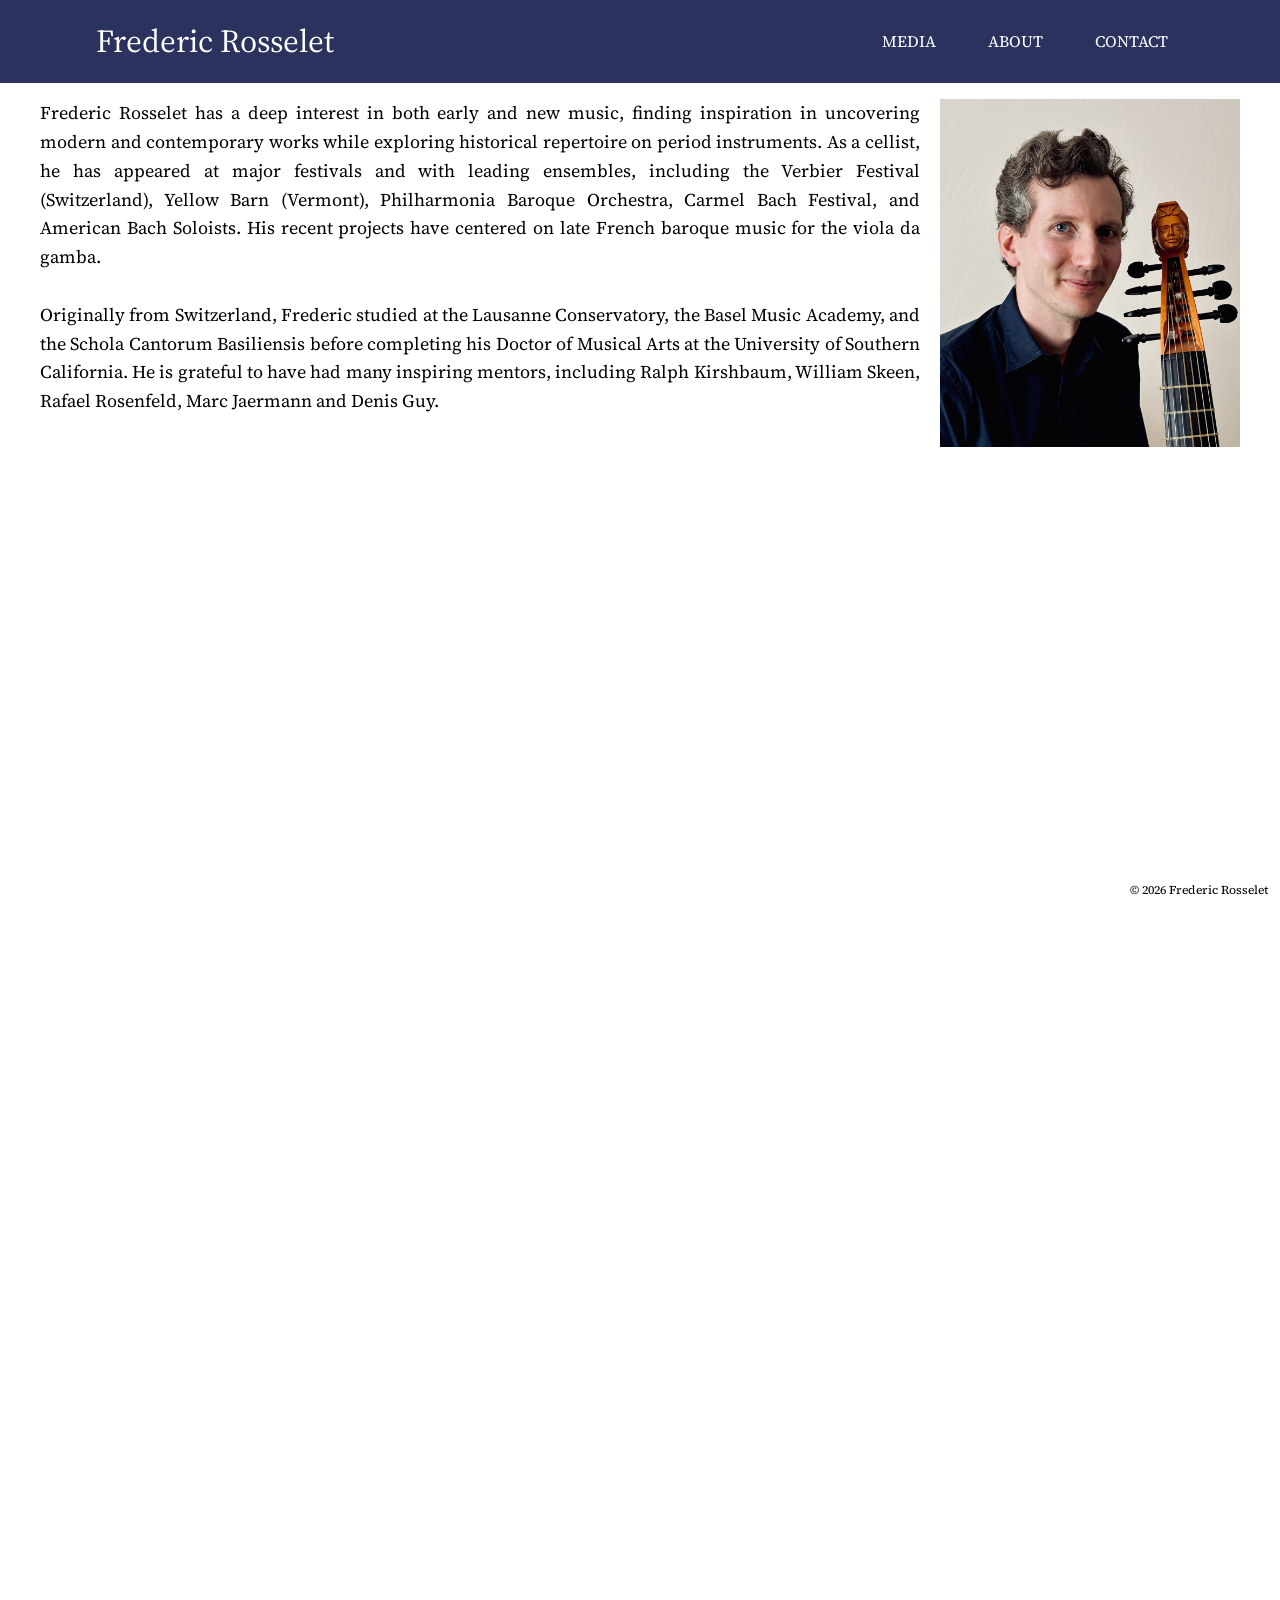
<file: index.html>
<!DOCTYPE html>
<html lang="en">
<head>
    <meta charset="UTF-8">
    <meta name="viewport" content="width=device-width, initial-scale=1.0">
    <title>Frederic Rosselet</title>
    <meta name="description" content="Frederic Rosselet is a Swiss cellist and viola da gamba player performing early and new music on modern and period instruments.">
    <meta http-equiv="refresh" content="0; url=about/">
    <link rel="canonical" href="https://fredericrosselet.com/about/">
    <meta property="og:type" content="website">
    <meta property="og:title" content="Frederic Rosselet">
    <meta property="og:description" content="Frederic Rosselet is a Swiss cellist and viola da gamba player performing early and new music on modern and period instruments.">
    <meta property="og:url" content="https://fredericrosselet.com/about/">
    <link rel="icon" type="image/svg+xml" href="favicon.svg">
    <link rel="icon" type="image/png" href="favicon.png">
</head>
<body>
    <p>Redirecting to <a href="about/">About</a>&hellip;</p>
</body>
</html>
</file>
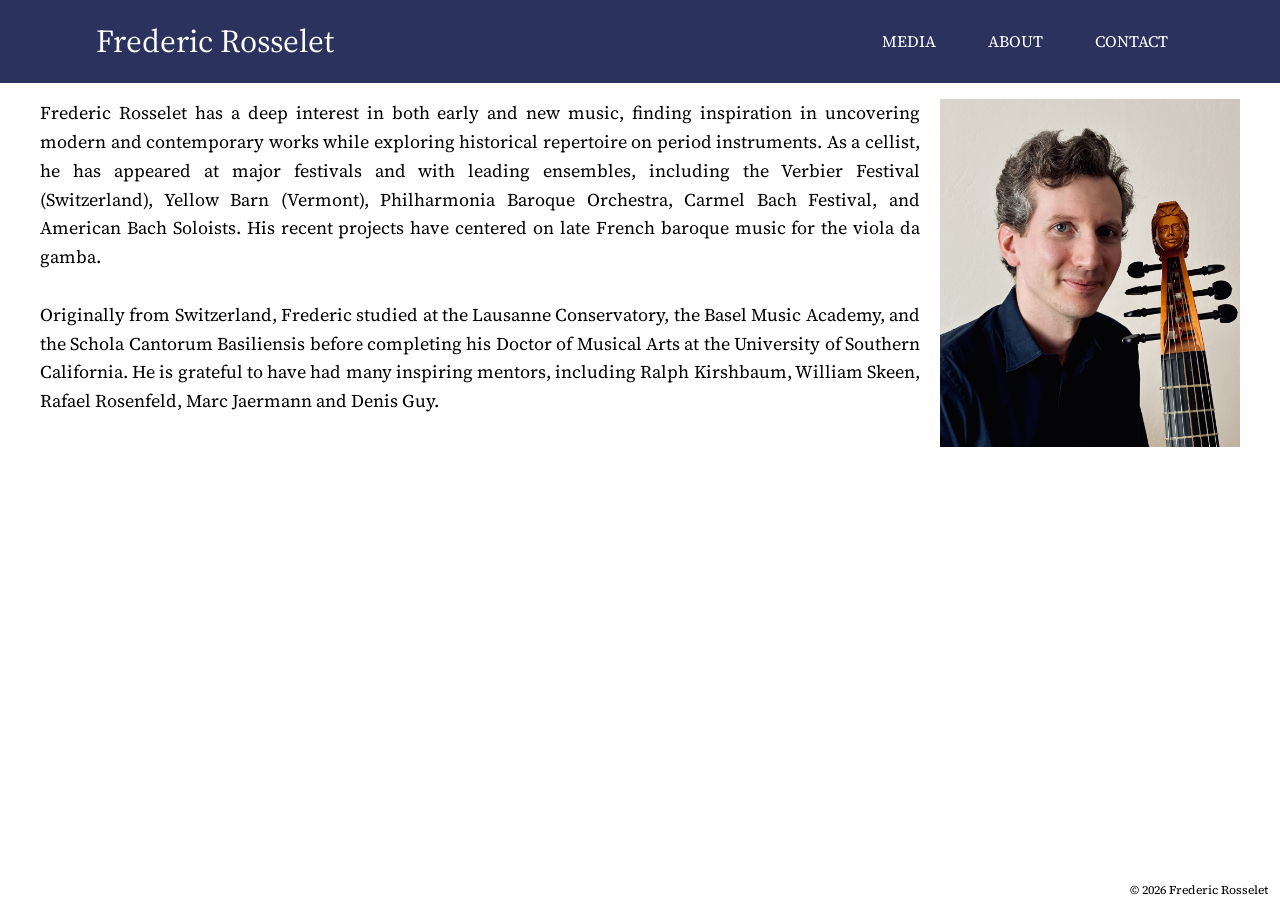
<file: about/index.html>
<!DOCTYPE html>
<html lang="en">
<head>
    <meta charset="UTF-8">
    <meta name="viewport" content="width=device-width, initial-scale=1.0">
    <title>Frederic Rosselet - About</title>
    <meta name="description" content="Learn about Frederic Rosselet, a Swiss cellist and viola da gamba player, and his background in early and new music.">
    <link rel="canonical" href="https://fredericrosselet.com/about/">
    <meta property="og:type" content="website">
    <meta property="og:title" content="Frederic Rosselet - About">
    <meta property="og:description" content="Learn about Frederic Rosselet, a Swiss cellist and viola da gamba player, and his background in early and new music.">
    <meta property="og:url" content="https://fredericrosselet.com/about/">
    <link rel="stylesheet" href="../assets/css/style.css">
    <link rel="icon" type="image/svg+xml" href="../favicon.svg">
    <link rel="icon" type="image/png" href="../favicon.png">
</head>
<body>
<header>
    <div class="header-content">
        <p><a href="../about/">Frederic Rosselet</a></p>
        <button class="nav-toggle" aria-label="Toggle navigation" aria-expanded="false" aria-controls="site-nav">
            <span></span>
            <span></span>
            <span></span>
        </button>
        <nav>
            <ul id="site-nav">
                <li><a href="../media/">MEDIA</a></li>
                <li><a href="../about/">ABOUT</a></li>
                <li><a href="../contact/">CONTACT</a></li>
            </ul>
        </nav>
    </div>
</header>
<main>
    <div class="about-content">
        <div class="about-image-and-bio">
            <div class="about-image-and-credit">
                <img class="about-image" src="../assets/images/viola_da_gamba.jpg" alt="Frederic Rosselet">
            </div>
            <p class="about-bio">
                Frederic Rosselet has a deep interest in both early and new music, finding inspiration in uncovering modern and contemporary works while exploring historical repertoire on period instruments. As a cellist, he has appeared at major festivals and with leading ensembles, including the Verbier Festival (Switzerland), Yellow Barn (Vermont), Philharmonia Baroque Orchestra, Carmel Bach Festival, and American Bach Soloists. His recent projects have centered on late French baroque music for the viola da gamba.
                <br><br>
                Originally from Switzerland, Frederic studied at the Lausanne Conservatory, the Basel Music Academy, and the Schola Cantorum Basiliensis before completing his Doctor of Musical Arts at the University of Southern California. He is grateful to have had many inspiring mentors, including Ralph Kirshbaum, William Skeen, Rafael Rosenfeld, Marc Jaermann and Denis Guy.
            </p>
        </div>
    </div>
</main>
<footer>
    <p>&copy; 2026 Frederic Rosselet</p>
</footer>
<script src="../assets/js/nav.js"></script>
</body>
</html>
</file>
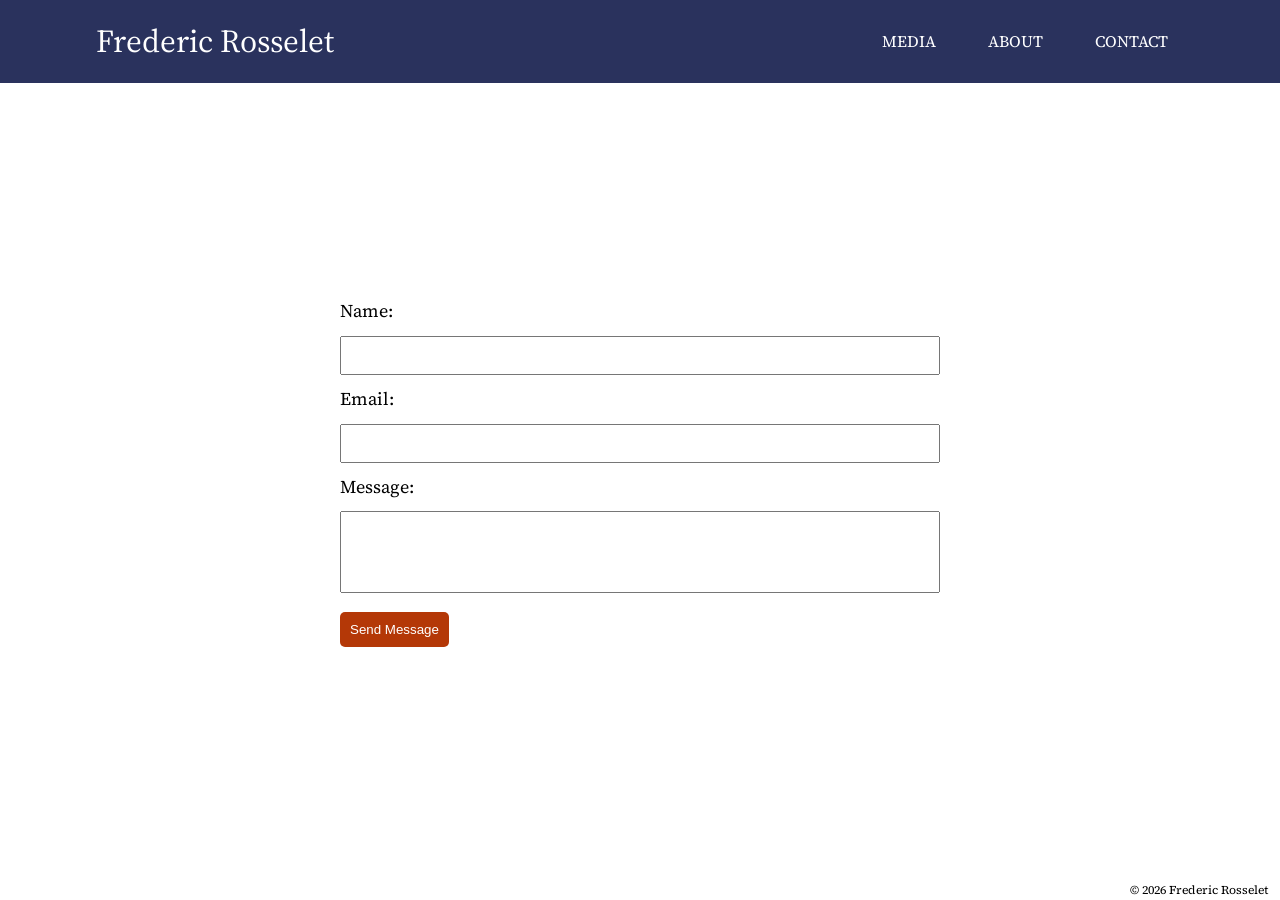
<file: contact/index.html>
<!DOCTYPE html>
<html lang="en">
<head>
    <meta charset="UTF-8">
    <meta name="viewport" content="width=device-width, initial-scale=1.0">
    <title>Frederic Rosselet - Contact</title>
    <meta name="description" content="Get in touch with Frederic Rosselet for bookings, questions, or collaboration inquiries.">
    <link rel="canonical" href="https://fredericrosselet.com/contact/">
    <meta property="og:type" content="website">
    <meta property="og:title" content="Frederic Rosselet - Contact">
    <meta property="og:description" content="Get in touch with Frederic Rosselet for bookings, questions, or collaboration inquiries.">
    <meta property="og:url" content="https://fredericrosselet.com/contact/">
    <link rel="stylesheet" href="../assets/css/style.css">
    <link rel="icon" type="image/svg+xml" href="../favicon.svg">
    <link rel="icon" type="image/png" href="../favicon.png">
</head>
<body>
<header>
    <div class="header-content">
        <p><a href="../about/">Frederic Rosselet</a></p>
        <button class="nav-toggle" aria-label="Toggle navigation" aria-expanded="false" aria-controls="site-nav">
            <span></span>
            <span></span>
            <span></span>
        </button>
        <nav>
            <ul id="site-nav">
                <li><a href="../media/">MEDIA</a></li>
                <li><a href="../about/">ABOUT</a></li>
                <li><a href="../contact/">CONTACT</a></li>
            </ul>
        </nav>
    </div>
</header>
<main>
    <div class="contact-content">
        <h1 class="sr-only">Contact</h1>
        <form id="contact-form">
            <input type="hidden" name="access_key" value="f736511c-08c6-4e7b-90ee-74188ef4b928">
            <input type="hidden" name="subject" value="New message from fredericrosselet.com">
            <input type="checkbox" name="botcheck" style="display: none;">

            <label for="name">Name:</label>
            <input type="text" id="name" name="name" required>

            <label for="email">Email:</label>
            <input type="email" id="email" name="email" required>

            <label for="message">Message:</label>
            <textarea id="message" name="message" rows="4" maxlength="500" required></textarea>

            <button type="submit">Send Message</button>
            <p id="contact-status"></p>
        </form>
    </div>
</main>
<footer>
    <p>&copy; 2026 Frederic Rosselet</p>
</footer>
<script src="../assets/js/contact.js"></script>
<script src="../assets/js/nav.js"></script>
</body>
</html>
</file>
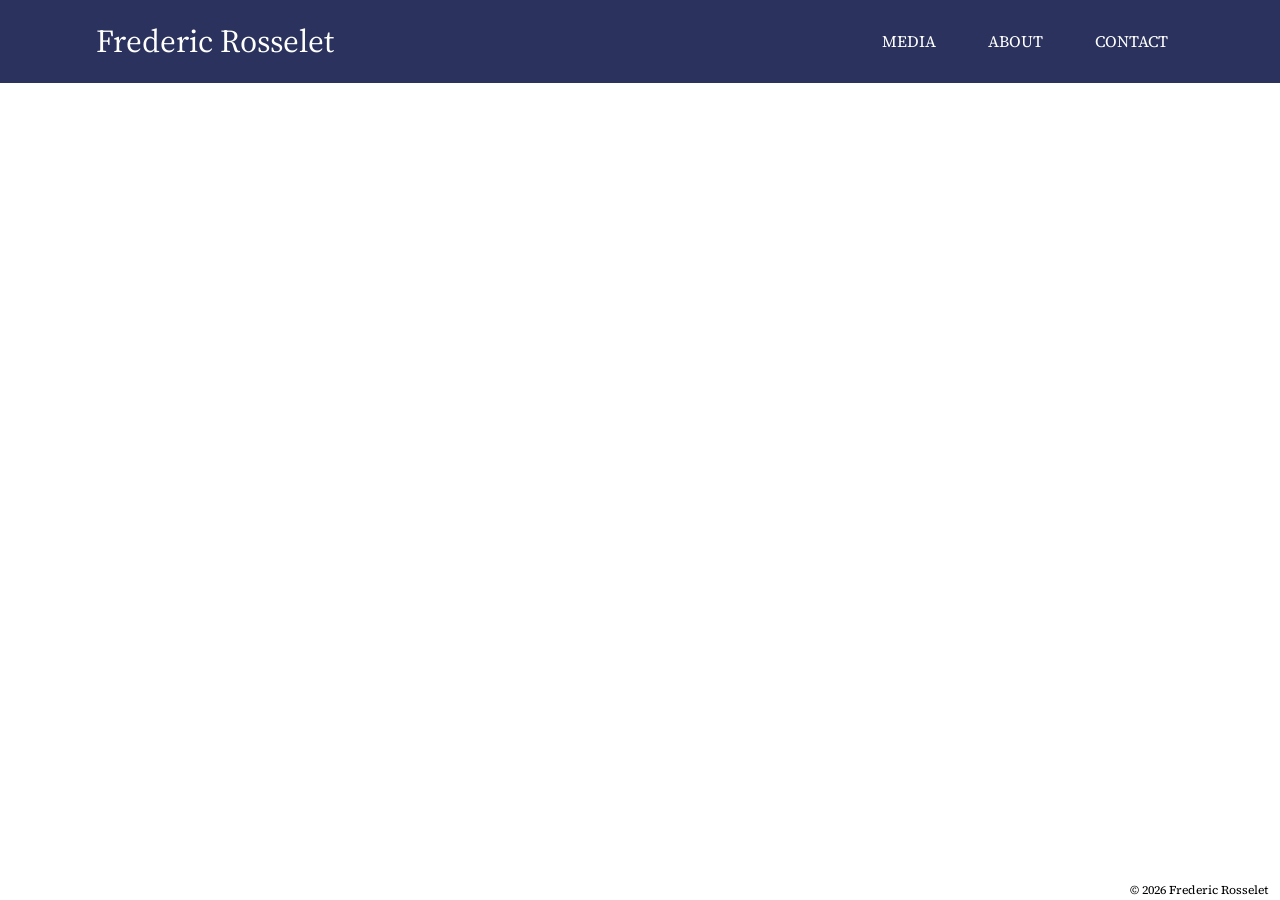
<file: media/index.html>
<!DOCTYPE html>
<html lang="en">
<head>
    <meta charset="UTF-8">
    <meta name="viewport" content="width=device-width, initial-scale=1.0">
    <title>Frederic Rosselet - Media</title>
    <meta name="description" content="Watch and listen to Frederic Rosselet performing on cello and viola da gamba.">
    <link rel="canonical" href="https://fredericrosselet.com/media/">
    <meta property="og:type" content="website">
    <meta property="og:title" content="Frederic Rosselet - Media">
    <meta property="og:description" content="Watch and listen to Frederic Rosselet performing on cello and viola da gamba.">
    <meta property="og:url" content="https://fredericrosselet.com/media/">
    <link rel="stylesheet" href="../assets/css/style.css">
    <link rel="icon" type="image/svg+xml" href="../favicon.svg">
    <link rel="icon" type="image/png" href="../favicon.png">
</head>
<body>
<header>
    <div class="header-content">
        <p><a href="../about/">Frederic Rosselet</a></p>
        <button class="nav-toggle" aria-label="Toggle navigation" aria-expanded="false" aria-controls="site-nav">
            <span></span>
            <span></span>
            <span></span>
        </button>
        <nav>
            <ul id="site-nav">
                <li><a href="../media/">MEDIA</a></li>
                <li><a href="../about/">ABOUT</a></li>
                <li><a href="../contact/">CONTACT</a></li>
            </ul>
        </nav>
    </div>
</header>
<main>
    <div class="media-content">
        <div class="media-video">
            <div class="media-video-grid">
                <iframe src="https://www.youtube.com/embed/cWnDBhJ1y2w" allowfullscreen></iframe>
                <iframe src="https://www.youtube.com/embed/k7lZwi90toE" allowfullscreen></iframe>
                <iframe src="https://www.youtube.com/embed/qVEsCl9hb18" allowfullscreen></iframe>
            </div>
        </div>
    </div>
</main>
<footer>
    <p>&copy; 2026 Frederic Rosselet</p>
</footer>
<script src="../assets/js/nav.js"></script>
</body>
</html>
</file>
<file: assets/css/style.css>
@import url('https://fonts.googleapis.com/css2?family=Source+Serif+4:opsz,wght@8..60,300;8..60,400;8..60,600&display=swap');

* {
    margin: 0;
    padding: 0;
    box-sizing: border-box;
}

.sr-only {
    position: absolute;
    width: 1px;
    height: 1px;
    padding: 0;
    margin: -1px;
    overflow: hidden;
    clip: rect(0, 0, 0, 0);
    white-space: nowrap;
    border: 0;
}

/* body */
body {
    font-family: 'Source Serif 4', Georgia, 'Times New Roman', serif;
    -webkit-font-smoothing: antialiased;
    display: flex;
    flex-direction: column;
    min-height: 100vh;
    line-height: 1.6;
    margin: 0;
    padding: 0;
    overflow-x: hidden;
}

/* navigation */
header {
    position: sticky;
    top: 0;
    width: 100%;
    background-color: white;
}

.header-content {
    display: flex;
    justify-content: space-between;
    align-items: center;
    width: 100%;
    height: 100%;
    background-color: #050f41d9;
    color: white;
    padding: 1rem 6rem;
}

header p {
    font-size: 32px;
    white-space: nowrap;
}

header a {
    color: white;
}

nav ul {
    list-style: none;
    display: flex;
    flex-wrap: wrap;
    justify-content: center;
    gap: 20px;
}

nav ul li a {
    color: white;
    text-decoration: none;
    padding: 0.5rem 1rem;
}

nav ul li a:hover {
    background: #02061ad9;
    border-radius: 5px;
}

a {
    text-decoration: none;
    cursor: pointer;
}

.nav-toggle {
    display: none;
    flex-direction: column;
    justify-content: center;
    gap: 5px;
    background: none;
    border: none;
    cursor: pointer;
    padding: 0.5rem;
}

.nav-toggle span {
    display: block;
    width: 26px;
    height: 3px;
    background-color: white;
    border-radius: 2px;
    transition: transform 0.35s ease, opacity 0.35s ease;
}

.nav-toggle[aria-expanded="true"] span:nth-child(1) {
    transform: translateY(8px) rotate(45deg);
}

.nav-toggle[aria-expanded="true"] span:nth-child(2) {
    opacity: 0;
}

.nav-toggle[aria-expanded="true"] span:nth-child(3) {
    transform: translateY(-8px) rotate(-45deg);
}

@media (max-width: 768px) {
    .header-content {
        position: relative;
        padding: 1rem 1.5rem;
    }

    .nav-toggle {
        display: flex;
    }

    nav {
        position: absolute;
        top: 100%;
        left: 0;
        width: 100%;
    }

    nav ul {
        display: none;
        flex-direction: column;
        align-items: center;
        gap: 0;
        width: 100%;
        background-color: #050f41d9;
        padding: 0.5rem 0;
    }

    nav ul.nav-open {
        display: flex;
    }
}

/* main content - common */
main {
    flex: 1;
    display: flex;
    flex-direction: column;
    align-items: center;
    padding: 1rem;
    overflow-y: auto;
    height: 100%;
    font-size: 18px;
    min-width: 300px;
}

h1 {
    margin-bottom: 1rem;
}

h2,
h3 {
    text-align: center;
}

img {
    width: 400px;
    max-width: 100%;
    height: auto;
}

main ul {
    display: flex;
    flex-direction: column;
    width: 100%;
    list-style: none;
}

iframe {
    width: 400px;
    max-width: 100%;
    height: 240px;
    max-height: 100%;
    border: none;
}

@media (max-width: 768px) {
    h1 {
        font-size: 24px;
        margin-bottom: 0;
    }
}

/* footer */
footer {
    align-self: flex-end;
    font-size: 12px;
    color: black;
    padding-right: 12px;
}

/* Home page */
.home-content {
    height: 100%;
    width: 100%;
    padding: 5%;
    display: flex;
    flex-direction: column;
    align-items: center;
    justify-content: center;
}

.home-image {
    width: 900px;
}

/* Media page */
.media-content {
    display: flex;
    flex-direction: column;
    align-items: center;
}

.media-content a {
    color: #b43807;
}

.media-content a:hover {
    color: #800000;
}

.media-audio-subtitle,
.media-video-subtitle,
.media-photos-subtitle {
    margin: 40px 0 20px;
}

.media-audio {
    display: flex;
    flex-direction: column;
    align-items: center;
}

.media-audio-list {
    display: flex;
    flex-direction: column;
    gap: 20px;
    align-items: center;
}

.media-audio-caption {
    text-align: center;
}

.media-video-grid,
.media-photos-grid {
    max-width: 1500px;
    margin-top: 30px;
    display: flex;
    flex-wrap: wrap;
    justify-content: center;
    align-items: center;
    gap: 20px;
    margin-bottom: 40px;
}

.media-photo,
.media-photo-3x2 {
    display: flex;
    flex-direction: column;
    align-items: center;
}

.media-photo img,
.media-photo-3x2 img {
    width: 600px;
    margin: 1rem 1rem 0;
}

.media-photo span,
.media-photo-3x2 span {
    font-size: 14px;
}

/* About page */
.about-content {
    display: flex;
    flex-direction: column;
    align-items: center;
}

.about-image-and-bio {
    max-width: 1200px;
    margin-bottom: 30px;
}

.about-image-and-credit {
    float: right;
    margin: 0 0 0 20px;
    height: auto;
    display: flex;
    flex-direction: column;
    align-items: flex-end;
}

.about-image {
    width: 300px;
    margin: 0;
}

.about-credit {
    font-size: 10px;
}

.about-bio {
    text-align: justify;
}

@media (max-width: 768px) {
    .about-content {
        margin-top: 20px;
    }

    .about-image-and-bio {
        display: flex;
        flex-direction: column;
        align-items: center;
    }

    .about-image-and-credit {
        float: none;
        margin: 0 0 20px 0;
    }
}

/* Contact page */
.contact-content {
    max-width: 600px;
    margin: auto;
}

.contact-content input,
.contact-content textarea {
    width: 100%;
    padding: 10px;
    margin: 10px 0;
    resize: none;
}

.contact-content button {
    background: #b43807;
    color: white;
    padding: 10px;
    border: none;
    cursor: pointer;
    border-radius: 5px;
}

.contact-content button:hover {
    background: #800000;
}

.contact-content button:disabled {
    opacity: 0.6;
    cursor: default;
}

#contact-status {
    height: 20px;
}

#contact-status.success {
    color: #2a7a2a;
}

#contact-status.error {
    color: #6a0707e5;
}
</file>
